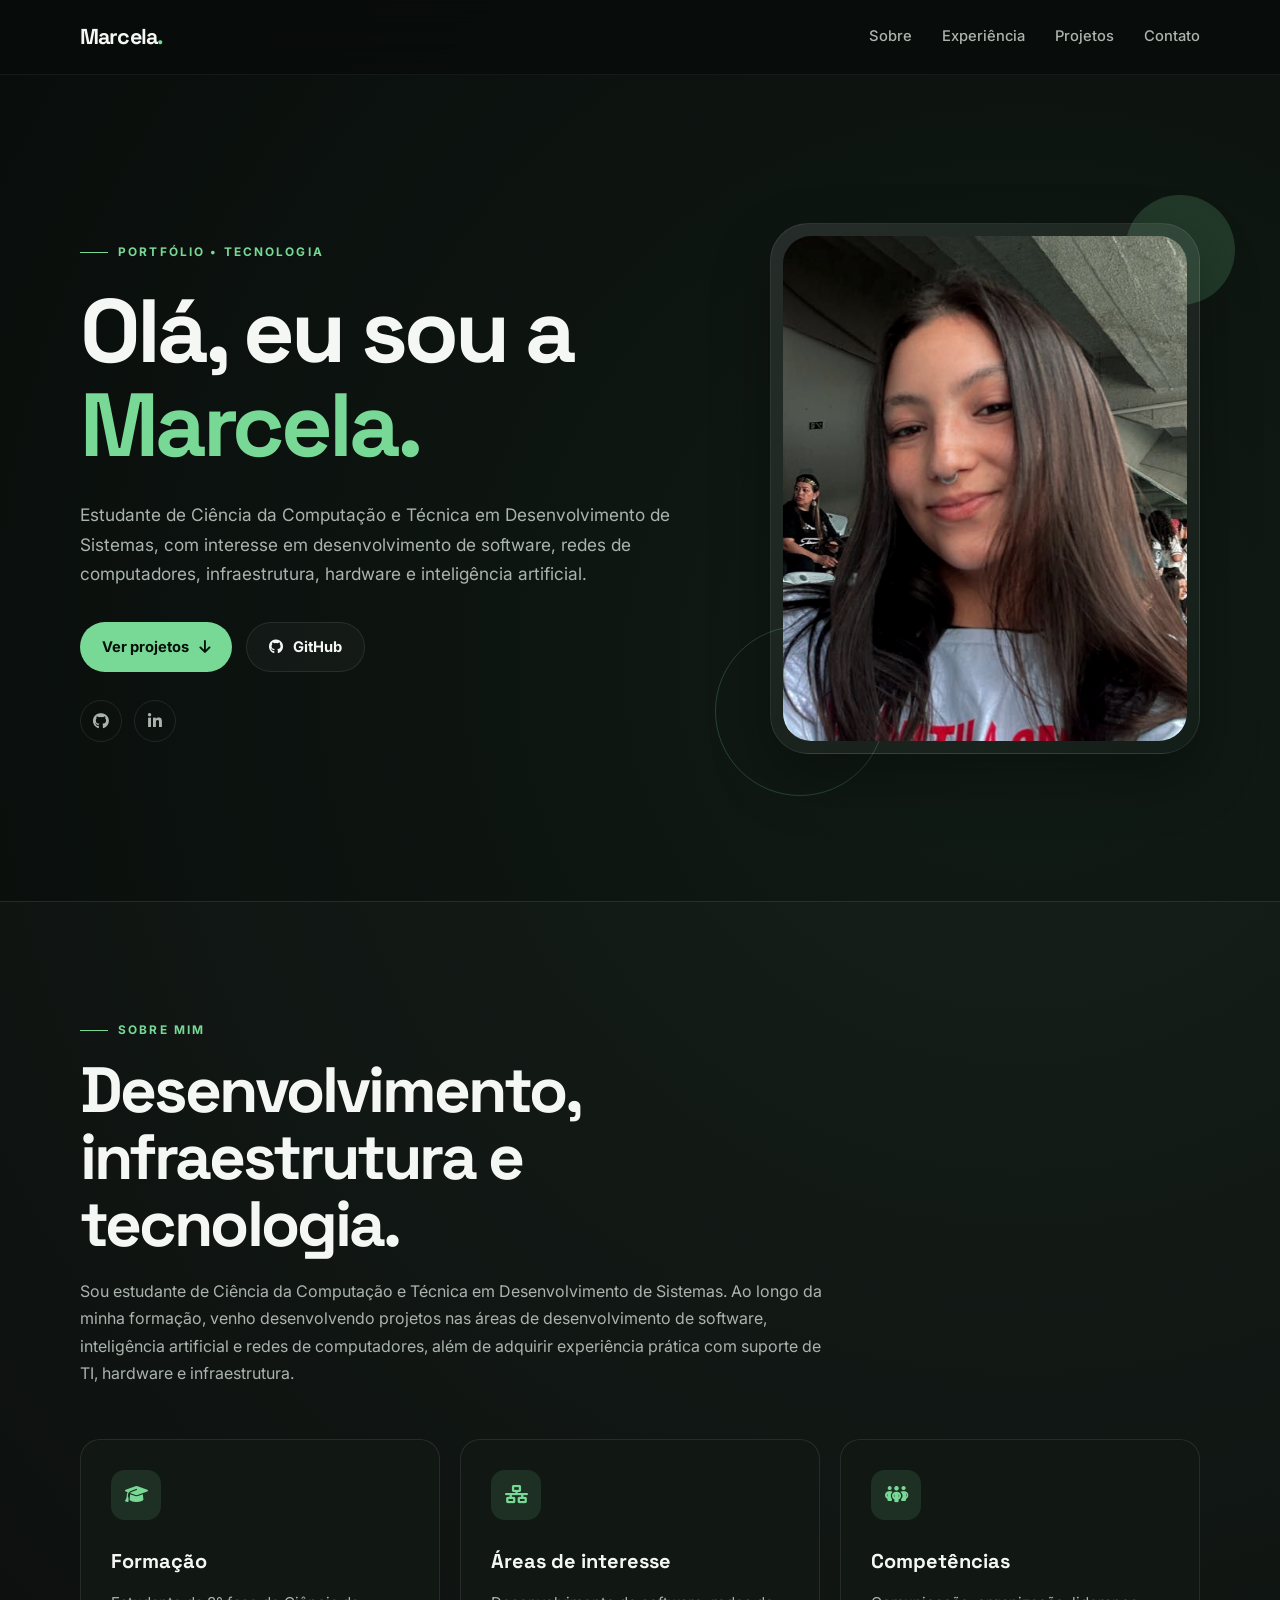
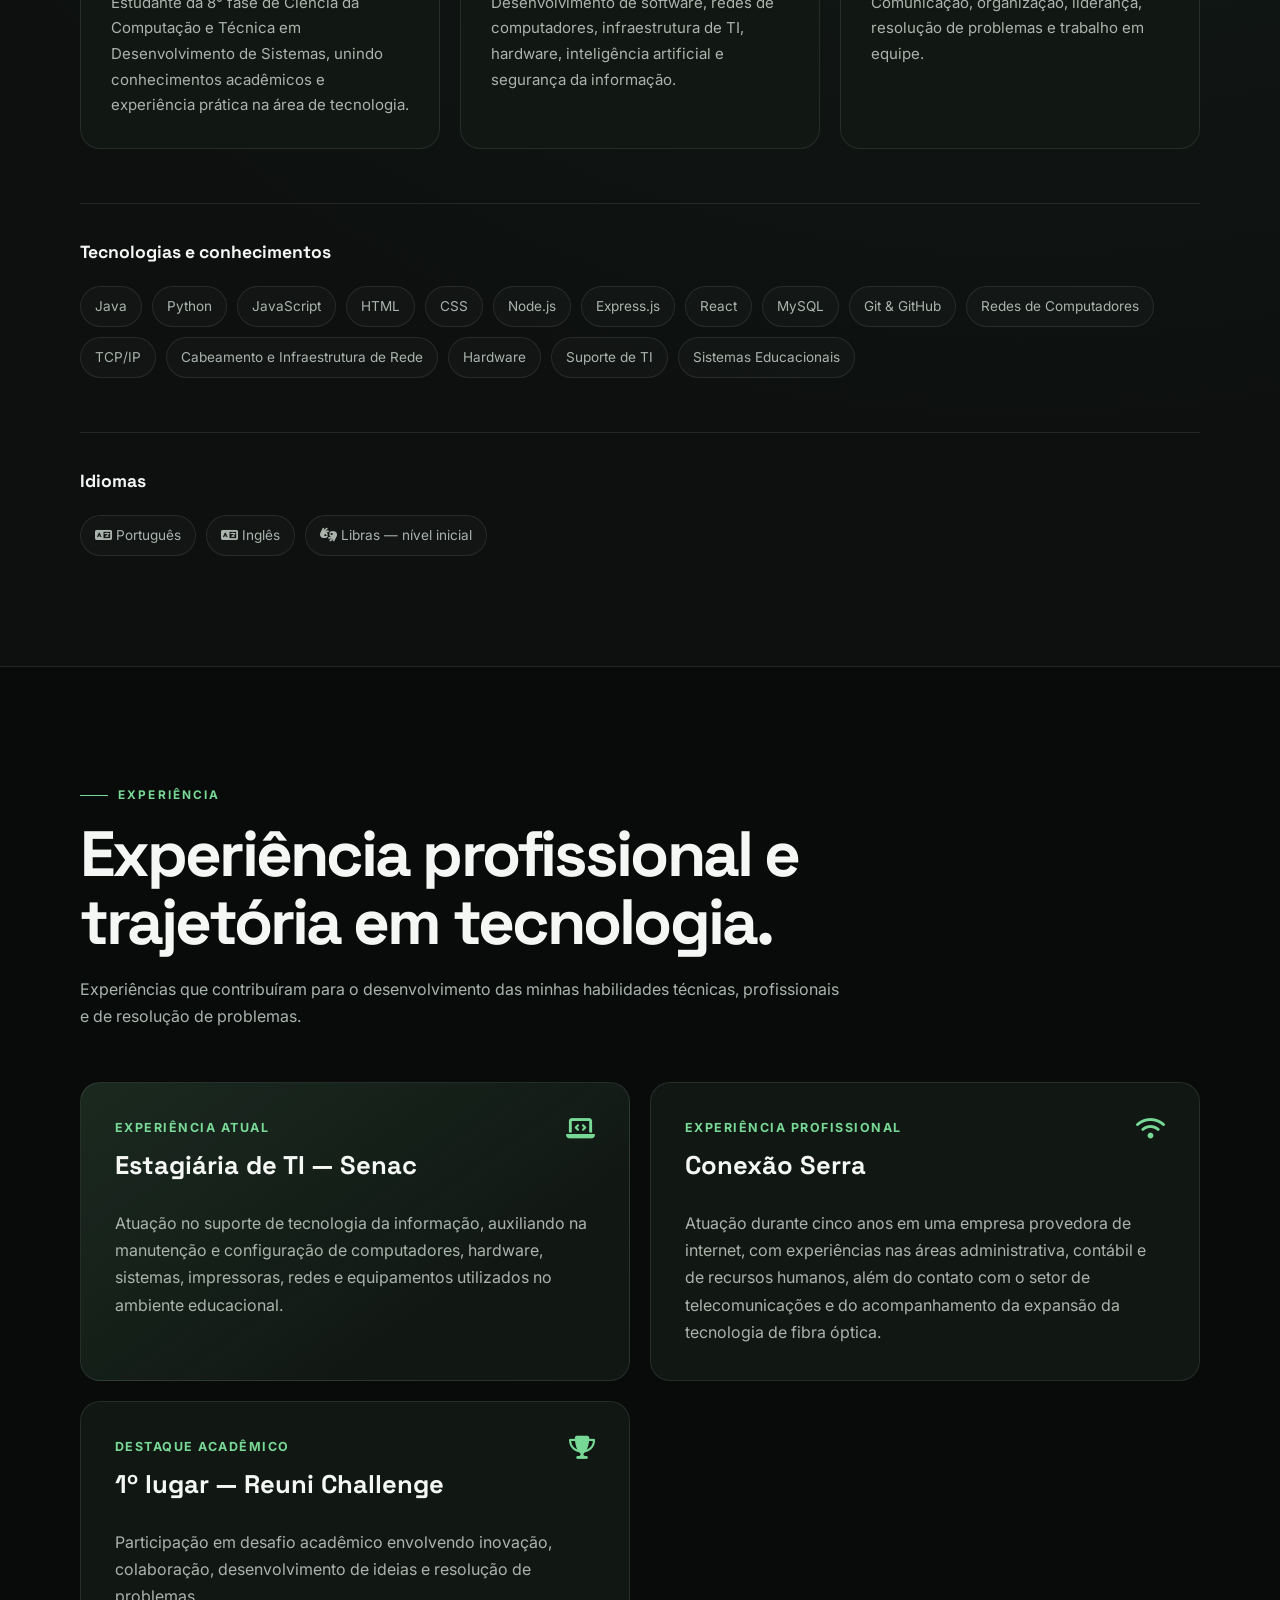
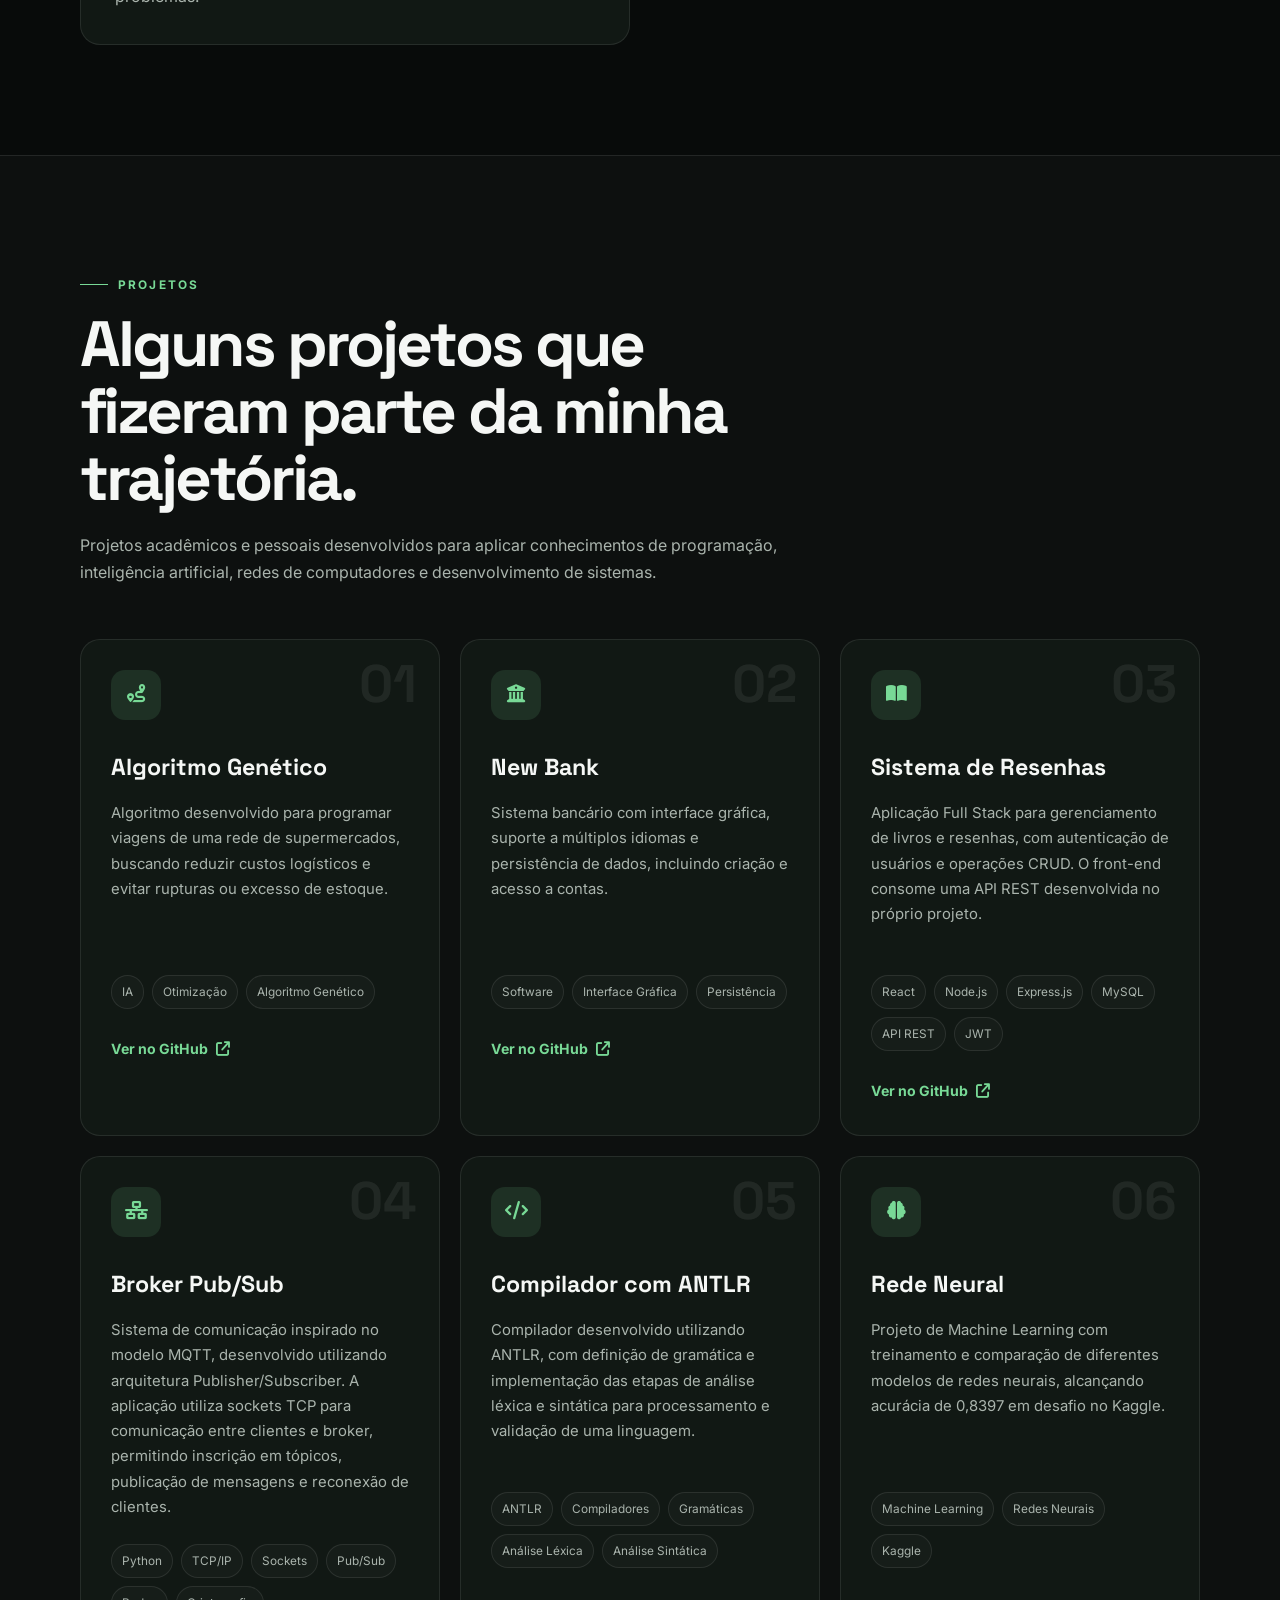
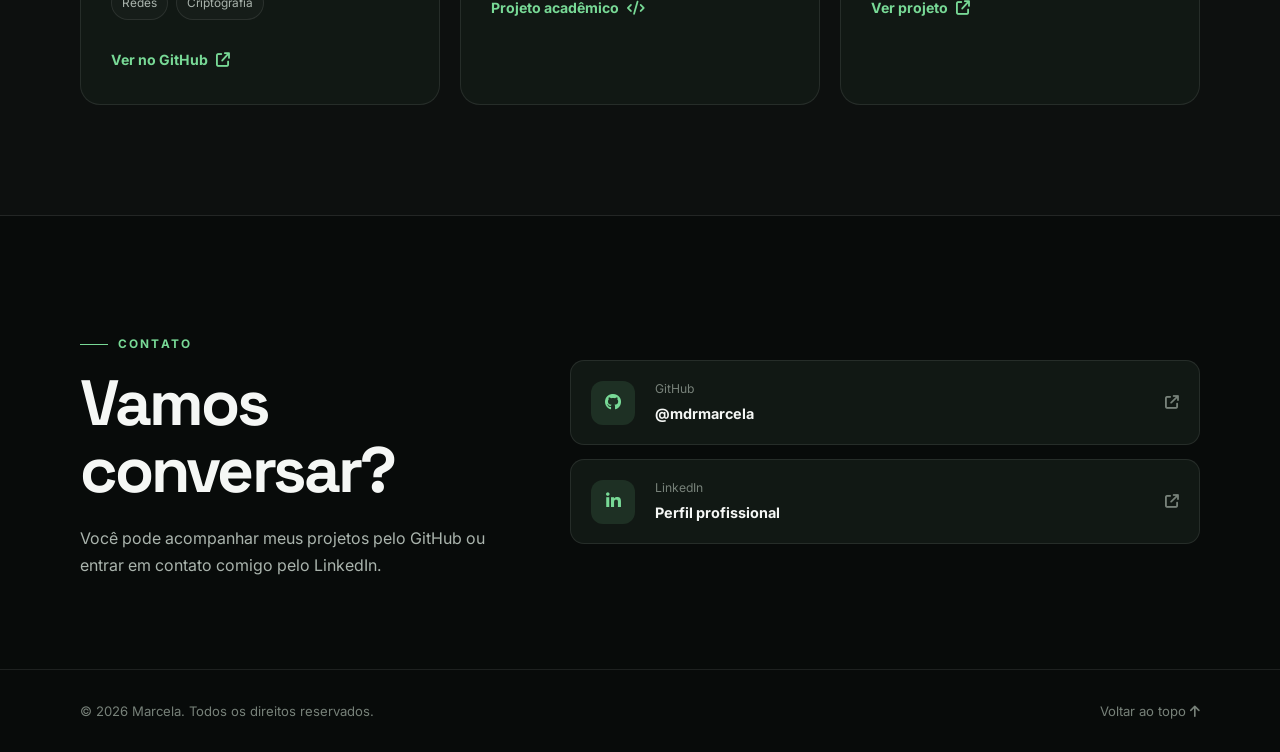
<file: index.html>
<!DOCTYPE html>
<html lang="pt-BR">

<head>
    <meta charset="UTF-8">
    <meta name="viewport" content="width=device-width, initial-scale=1.0">

    <title>Marcela | Portfólio</title>

    <meta name="description"
        content="Portfólio de Marcela, estudante de Ciência da Computação e Técnica em Desenvolvimento de Sistemas.">

    <!-- Google Fonts -->
    <link rel="preconnect" href="https://fonts.googleapis.com">
    <link rel="preconnect" href="https://fonts.gstatic.com" crossorigin>

    <link
        href="https://fonts.googleapis.com/css2?family=Inter:wght@400;500;600;700&family=Space+Grotesk:wght@500;600;700&display=swap"
        rel="stylesheet">

    <!-- Font Awesome -->
    <link rel="stylesheet" href="https://cdnjs.cloudflare.com/ajax/libs/font-awesome/6.5.2/css/all.min.css">

    <!-- CSS -->
    <link rel="stylesheet" href="style.css">
</head>

<body>

    <!-- NAVBAR -->
    <header class="site-header">

        <div class="container nav-wrapper">

            <a class="brand" href="#inicio">
                Marcela<span>.</span>
            </a>

            <button class="menu-toggle" type="button" aria-label="Abrir menu" aria-expanded="false">
                <i class="fa-solid fa-bars"></i>
            </button>

            <nav class="nav-menu">

                <a href="#sobre">Sobre</a>

                <a href="#experiencia">Experiência</a>

                <a href="#projetos">Projetos</a>

                <a href="#contato">Contato</a>

            </nav>

        </div>

    </header>


    <main>

        <!-- INÍCIO -->
        <section class="hero section" id="inicio">

            <div class="container hero-grid">

                <div class="hero-content">

                    <p class="eyebrow">
                        PORTFÓLIO • TECNOLOGIA 
                    </p>

                    <h1>
                        Olá, eu sou a
                        <span>Marcela.</span>
                    </h1>

                    <p class="hero-subtitle">
                        Estudante de Ciência da Computação e Técnica em
                        Desenvolvimento de Sistemas, com interesse em
                        desenvolvimento de software, redes de computadores,
                        infraestrutura, hardware e inteligência artificial.
                    </p>


                    <div class="hero-actions">

                        <a class="btn btn-primary" href="#projetos">

                            Ver projetos

                            <i class="fa-solid fa-arrow-down"></i>

                        </a>


                        <a class="btn btn-secondary" href="https://github.com/mdrmarcela" target="_blank">

                            <i class="fa-brands fa-github"></i>

                            GitHub

                        </a>

                    </div>


                    <div class="social-links">

                        <a href="https://github.com/mdrmarcela" target="_blank" aria-label="GitHub">

                            <i class="fa-brands fa-github"></i>

                        </a>


                        <a href="https://www.linkedin.com/in/marcela-rodrigues-480887188" target="_blank"
                            aria-label="LinkedIn">

                            <i class="fa-brands fa-linkedin-in"></i>

                        </a>

                    </div>

                </div>


                <div class="hero-image-wrapper">

                    <div class="hero-image-card">

                        <img src="imagens/foto-perfil.jpg" alt="Foto de perfil" class="hero-image">

                    </div>

                    <span class="image-decoration decoration-one"></span>

                    <span class="image-decoration decoration-two"></span>

                </div>

            </div>

        </section>



        <!-- SOBRE -->
        <section class="section section-alt" id="sobre">

            <div class="container">

                <div class="section-heading">

                    <p class="section-label">
                        SOBRE MIM
                    </p>

                    <h2>
                        Desenvolvimento, infraestrutura e tecnologia.
                    </h2>

                    <p>
                        Sou estudante de Ciência da Computação e Técnica em
                        Desenvolvimento de Sistemas. Ao longo da minha formação,
                        venho desenvolvendo projetos nas áreas de desenvolvimento
                        de software, inteligência artificial e redes de computadores,
                        além de adquirir experiência prática com suporte de TI,
                        hardware e infraestrutura.
                    </p>

                </div>


                <div class="about-grid">


                    <!-- FORMAÇÃO -->
                    <article class="info-card">

                        <div class="card-icon">
                            <i class="fa-solid fa-graduation-cap"></i>
                        </div>

                        <h3>Formação</h3>

                        <p>
                            Estudante da 8° fase de Ciência da Computação e Técnica em
                            Desenvolvimento de Sistemas, unindo conhecimentos
                            acadêmicos e experiência prática na área de tecnologia.
                        </p>

                    </article>


                    <!-- ÁREAS DE INTERESSE -->
                    <article class="info-card">

                        <div class="card-icon">
                            <i class="fa-solid fa-network-wired"></i>
                        </div>

                        <h3>Áreas de interesse</h3>

                        <p>
                            Desenvolvimento de software, redes de computadores,
                            infraestrutura de TI, hardware, inteligência artificial
                            e segurança da informação.
                        </p>

                    </article>


                    <!-- COMPETÊNCIAS -->
                    <article class="info-card">

                        <div class="card-icon">
                            <i class="fa-solid fa-people-group"></i>
                        </div>

                        <h3>Competências</h3>

                        <p>
                            Comunicação, organização, liderança, resolução de
                            problemas e trabalho em equipe.
                        </p>

                    </article>

                </div>


                <!-- TECNOLOGIAS -->
                <div class="skills-block">

                    <h3>
                        Tecnologias e conhecimentos
                    </h3>

                    <div class="skills-list">

                        <span>Java</span>

                        <span>Python</span>

                        <span>JavaScript</span>

                        <span>HTML</span>

                        <span>CSS</span>

                        <span>Node.js</span>

                        <span>Express.js</span>

                        <span>React</span>

                        <span>MySQL</span>

                        <span>Git & GitHub</span>

                        <span>Redes de Computadores</span>

                        <span>TCP/IP</span>

                        <span>Cabeamento e Infraestrutura de Rede</span>

                        <span>Hardware</span>

                        <span>Suporte de TI</span>

                        <span>Sistemas Educacionais</span>

                    </div>

                </div>


                <!-- IDIOMAS -->
                <div class="skills-block">

                    <h3>
                        Idiomas
                    </h3>

                    <div class="skills-list">

                        <span>
                            <i class="fa-solid fa-language"></i>
                            Português
                        </span>

                        <span>
                            <i class="fa-solid fa-language"></i>
                            Inglês
                        </span>

                        <span>
                            <i class="fa-solid fa-hands-asl-interpreting"></i>
                            Libras — nível inicial
                        </span>

                    </div>

                </div>

            </div>

        </section>


        <!-- EXPERIÊNCIA -->
        <section class="section" id="experiencia">

            <div class="container">


                <div class="section-heading">

                    <p class="section-label">
                        EXPERIÊNCIA
                    </p>

                    <h2>
                        Experiência profissional e trajetória em tecnologia.
                    </h2>

                    <p>
                        Experiências que contribuíram para o desenvolvimento
                        das minhas habilidades técnicas, profissionais e de
                        resolução de problemas.
                    </p>

                </div>


                <div class="experience-grid">


                    <!-- SENAC -->
                    <article class="experience-card highlight-card">

                        <div class="experience-top">

                            <div>

                                <p class="experience-type">
                                    Experiência atual
                                </p>

                                <h3>
                                    Estagiária de TI — Senac
                                </h3>

                            </div>

                            <i class="fa-solid fa-laptop-code"></i>

                        </div>

                        <p>
                            Atuação no suporte de tecnologia da informação,
                            auxiliando na manutenção e configuração de computadores,
                            hardware, sistemas, impressoras, redes e equipamentos
                            utilizados no ambiente educacional.
                        </p>

                    </article>


                    <!-- CONEXÃO SERRA -->
                    <article class="experience-card">

                        <div class="experience-top">

                            <div>

                                <p class="experience-type">
                                    Experiência profissional
                                </p>

                                <h3>
                                    Conexão Serra
                                </h3>

                            </div>

                            <i class="fa-solid fa-wifi"></i>

                        </div>

                        <p>
                            Atuação durante cinco anos em uma empresa provedora
                            de internet, com experiências nas áreas administrativa,
                            contábil e de recursos humanos, além do contato com
                            o setor de telecomunicações e do acompanhamento da
                            expansão da tecnologia de fibra óptica.
                        </p>

                    </article>


                    <!-- REUNI -->
                    <article class="experience-card">

                        <div class="experience-top">

                            <div>

                                <p class="experience-type">
                                    Destaque acadêmico
                                </p>

                                <h3>
                                    1º lugar — Reuni Challenge
                                </h3>

                            </div>

                            <i class="fa-solid fa-trophy"></i>

                        </div>

                        <p>
                            Participação em desafio acadêmico envolvendo inovação,
                            colaboração, desenvolvimento de ideias e resolução
                            de problemas.
                        </p>

                    </article>


                </div>

            </div>

        </section>


        <!-- PROJETOS -->
        <section class="section section-alt" id="projetos">

            <div class="container">


                <div class="section-heading">

                    <p class="section-label">
                        PROJETOS
                    </p>

                    <h2>
                        Alguns projetos que fizeram parte da minha trajetória.
                    </h2>

                    <p>
                        Projetos acadêmicos e pessoais desenvolvidos
                        para aplicar conhecimentos de programação,
                        inteligência artificial, redes de computadores e desenvolvimento
                        de sistemas.
                    </p>

                </div>



                <div class="projects-grid">


                    <!-- PROJETO 1 -->
                    <article class="project-card">

                        <div class="project-icon">

                            <i class="fa-solid fa-route"></i>

                        </div>

                        <div class="project-number">
                            01
                        </div>

                        <h3>
                            Algoritmo Genético
                        </h3>

                        <p>
                            Algoritmo desenvolvido para programar viagens
                            de uma rede de supermercados, buscando reduzir
                            custos logísticos e evitar rupturas ou excesso
                            de estoque.
                        </p>


                        <div class="project-tags">

                            <span>IA</span>

                            <span>Otimização</span>

                            <span>Algoritmo Genético</span>

                        </div>


                        <a class="project-link" href="https://github.com/mdrmarcela/AlgoritmoGenetico/tree/main"
                            target="_blank">

                            Ver no GitHub

                            <i class="fa-solid fa-arrow-up-right-from-square"></i>

                        </a>

                    </article>



                    <!-- PROJETO 2 -->
                    <article class="project-card">

                        <div class="project-icon">

                            <i class="fa-solid fa-building-columns"></i>

                        </div>

                        <div class="project-number">
                            02
                        </div>

                        <h3>
                            New Bank
                        </h3>

                        <p>
                            Sistema bancário com interface gráfica,
                            suporte a múltiplos idiomas e persistência
                            de dados, incluindo criação e acesso a contas.
                        </p>


                        <div class="project-tags">

                            <span>Software</span>

                            <span>Interface Gráfica</span>

                            <span>Persistência</span>

                        </div>


                        <a class="project-link" href="https://github.com/mdrmarcela/NewBank" target="_blank">

                            Ver no GitHub

                            <i class="fa-solid fa-arrow-up-right-from-square"></i>

                        </a>

                    </article>
                    <!-- PROJETO 3 -->
                    <article class="project-card">

                        <div class="project-icon">
                            <i class="fa-solid fa-book-open"></i>
                        </div>

                        <div class="project-number">
                            03
                        </div>

                        <h3>
                            Sistema de Resenhas
                        </h3>

                        <p>
                            Aplicação Full Stack para gerenciamento de livros e resenhas,
                            com autenticação de usuários e operações CRUD. O front-end
                            consome uma API REST desenvolvida no próprio projeto.
                        </p>


                        <div class="project-tags">

                            <span>React</span>

                            <span>Node.js</span>

                            <span>Express.js</span>

                            <span>MySQL</span>

                            <span>API REST</span>

                            <span>JWT</span>

                        </div>


                        <a class="project-link" href="https://github.com/mdrmarcela/sistema_resenhas" target="_blank">

                            Ver no GitHub

                            <i class="fa-solid fa-arrow-up-right-from-square"></i>

                        </a>

                    </article>

                    <!-- PROJETO 4 -->
                    <article class="project-card">

                        <div class="project-icon">
                            <i class="fa-solid fa-network-wired"></i>
                        </div>

                        <div class="project-number">
                            04
                        </div>

                        <h3>
                            Broker Pub/Sub
                        </h3>

                        <p>
                            Sistema de comunicação inspirado no modelo MQTT,
                            desenvolvido utilizando arquitetura Publisher/Subscriber.
                            A aplicação utiliza sockets TCP para comunicação entre
                            clientes e broker, permitindo inscrição em tópicos,
                            publicação de mensagens e reconexão de clientes.
                        </p>


                        <div class="project-tags">

                            <span>Python</span>

                            <span>TCP/IP</span>

                            <span>Sockets</span>

                            <span>Pub/Sub</span>

                            <span>Redes</span>

                            <span>Criptografia</span>

                        </div>


                        <a class="project-link" href="https://github.com/mdrmarcela/SISTEMA-MQTT-MARCELA"
                            target="_blank" rel="noopener noreferrer">

                            Ver no GitHub

                            <i class="fa-solid fa-arrow-up-right-from-square"></i>

                        </a>

                    </article>

                    <!-- PROJETO 5 -->
                    <article class="project-card">

                        <div class="project-icon">
                            <i class="fa-solid fa-code"></i>
                        </div>

                        <div class="project-number">
                            05
                        </div>

                        <h3>
                            Compilador com ANTLR
                        </h3>

                        <p>
                            Compilador desenvolvido utilizando ANTLR, com definição de gramática
                            e implementação das etapas de análise léxica e sintática para
                            processamento e validação de uma linguagem.
                        </p>

                        <div class="project-tags">

                            <span>ANTLR</span>

                            <span>Compiladores</span>

                            <span>Gramáticas</span>

                            <span>Análise Léxica</span>

                            <span>Análise Sintática</span>

                        </div>

                        <span class="project-link">

                            Projeto acadêmico

                            <i class="fa-solid fa-code"></i>

                        </span>

                    </article>


                    <!-- PROJETO 6 -->
                    <article class="project-card">

                        <div class="project-icon">

                            <i class="fa-solid fa-brain"></i>

                        </div>

                        <div class="project-number">
                            06
                        </div>

                        <h3>
                            Rede Neural
                        </h3>

                        <p>
                            Projeto de Machine Learning com treinamento
                            e comparação de diferentes modelos de redes
                            neurais, alcançando acurácia de 0,8397 em
                            desafio no Kaggle.
                        </p>


                        <div class="project-tags">

                            <span>Machine Learning</span>

                            <span>Redes Neurais</span>

                            <span>Kaggle</span>

                        </div>


                        <a class="project-link"
                            href="https://colab.research.google.com/drive/11MlsDLs9abx_X651lpW03s3QOFmszO3m"
                            target="_blank">

                            Ver projeto

                            <i class="fa-solid fa-arrow-up-right-from-square"></i>

                        </a>

                    </article>


                </div>

            </div>

        </section>



        <!-- CONTATO -->
        <section class="section contact-section" id="contato">

            <div class="container contact-wrapper">


                <div>

                    <p class="section-label">
                        CONTATO
                    </p>

                    <h2>
                        Vamos conversar?
                    </h2>

                    <p>
                        Você pode acompanhar meus projetos pelo GitHub
                        ou entrar em contato comigo pelo LinkedIn.
                    </p>

                </div>



                <div class="contact-actions">


                    <!-- GITHUB -->
                    <a class="contact-card" href="https://github.com/mdrmarcela" target="_blank">

                        <i class="fa-brands fa-github"></i>

                        <div>

                            <span>
                                GitHub
                            </span>

                            <strong>
                                @mdrmarcela
                            </strong>

                        </div>

                        <i class="fa-solid fa-arrow-up-right-from-square"></i>

                    </a>



                    <!-- LINKEDIN -->
                    <a class="contact-card" href="https://www.linkedin.com/in/marcela-rodrigues-480887188"
                        target="_blank">

                        <i class="fa-brands fa-linkedin-in"></i>

                        <div>

                            <span>
                                LinkedIn
                            </span>

                            <strong>
                                Perfil profissional
                            </strong>

                        </div>

                        <i class="fa-solid fa-arrow-up-right-from-square"></i>

                    </a>


                </div>

            </div>

        </section>


    </main>



    <!-- RODAPÉ -->
    <footer class="site-footer">

        <div class="container footer-content">

            <p>
                © <span id="year"></span> Marcela.
                Todos os direitos reservados.
            </p>

            <a href="#inicio">

                Voltar ao topo

                <i class="fa-solid fa-arrow-up"></i>

            </a>

        </div>

    </footer>



    <!-- JAVASCRIPT -->
    <script>

        const menuButton =
            document.querySelector(".menu-toggle");

        const menu =
            document.querySelector(".nav-menu");


        menuButton.addEventListener("click", () => {

            const isOpen =
                menu.classList.toggle("open");

            menuButton.setAttribute(
                "aria-expanded",
                isOpen
            );


            menuButton.innerHTML =
                isOpen
                    ? '<i class="fa-solid fa-xmark"></i>'
                    : '<i class="fa-solid fa-bars"></i>';

        });



        document
            .querySelectorAll(".nav-menu a")
            .forEach((link) => {

                link.addEventListener("click", () => {

                    menu.classList.remove("open");

                    menuButton.setAttribute(
                        "aria-expanded",
                        "false"
                    );

                    menuButton.innerHTML =
                        '<i class="fa-solid fa-bars"></i>';

                });

            });



        document.getElementById("year").textContent =
            new Date().getFullYear();

    </script>


</body>

</html>
</file>
<file: style.css>
:root {

    --bg: #080b0a;

    --bg-soft: #0e1310;

    --surface: #111814;

    --surface-hover: #151f19;

    --border: rgba(255, 255, 255, 0.09);


    --text: #f5f7f5;

    --text-soft: #aab4ad;

    --text-muted: #778179;


    --accent: #78d996;

    --accent-strong: #4fc879;

    --accent-soft: rgba(120, 217, 150, 0.12);


    --shadow:
        0 24px 60px rgba(0, 0, 0, 0.28);


    --radius-lg: 28px;

    --radius-md: 20px;

    --radius-sm: 14px;


    --container: 1120px;

}



* {

    margin: 0;

    padding: 0;

    box-sizing: border-box;

}



html {

    scroll-behavior: smooth;

    scroll-padding-top: 90px;

}



body {

    min-height: 100vh;

    font-family: "Inter", sans-serif;

    background:
        radial-gradient(
            circle at 80% 12%,
            rgba(120, 217, 150, 0.08),
            transparent 28%
        ),
        var(--bg);

    color: var(--text);

    line-height: 1.7;

}



::selection {

    background: var(--accent);

    color: #071009;

}



a {

    color: inherit;

    text-decoration: none;

}



img {

    max-width: 100%;

    display: block;

}



.container {

    width: min(
        calc(100% - 40px),
        var(--container)
    );

    margin-inline: auto;

}



.section {

    padding: 110px 0;

}



.section-alt {

    background:
        rgba(255, 255, 255, 0.018);

    border-top:
        1px solid var(--border);

    border-bottom:
        1px solid var(--border);

}


/* =========================
   NAVBAR
========================= */


.site-header {

    position: sticky;

    top: 0;

    z-index: 1000;


    background:
        rgba(8, 11, 10, 0.82);


    backdrop-filter: blur(18px);


    border-bottom:
        1px solid rgba(255, 255, 255, 0.06);

}



.nav-wrapper {

    min-height: 74px;

    display: flex;

    align-items: center;

    justify-content: space-between;

}



.brand {

    font-family:
        "Space Grotesk",
        sans-serif;

    font-size: 1.35rem;

    font-weight: 700;

    letter-spacing: -0.04em;

}



.brand span {

    color: var(--accent);

}



.nav-menu {

    display: flex;

    align-items: center;

    gap: 30px;

}



.nav-menu a {

    color: var(--text-soft);

    font-size: 0.92rem;

    font-weight: 500;

    transition: 0.25s ease;

}



.nav-menu a:hover {

    color: var(--accent);

}



.menu-toggle {

    display: none;

    background: transparent;

    border: none;

    color: var(--text);

    font-size: 1.35rem;

    cursor: pointer;

}



/* =========================
   HOME
========================= */


.hero {

    min-height:
        calc(100vh - 74px);

    display: flex;

    align-items: center;

}



.hero-grid {

    display: grid;

    grid-template-columns:
        1.15fr 0.85fr;

    align-items: center;

    gap: 80px;

}



.eyebrow,
.section-label {

    display: inline-flex;

    align-items: center;

    gap: 10px;


    color: var(--accent);


    font-size: 0.74rem;

    font-weight: 700;

    letter-spacing: 0.18em;

}



.eyebrow::before,
.section-label::before {

    content: "";

    width: 28px;

    height: 1px;

    background: var(--accent);

}



.hero h1,
.section-heading h2,
.contact-wrapper h2 {

    font-family:
        "Space Grotesk",
        sans-serif;

    letter-spacing: -0.045em;

    line-height: 1.05;

}



.hero h1 {

    max-width: 760px;

    margin-top: 22px;


    font-size:
        clamp(
            3.2rem,
            7vw,
            6.8rem
        );

}



.hero h1 span {

    color: var(--accent);

}



.hero-subtitle {

    max-width: 660px;

    margin-top: 28px;


    color: var(--text-soft);

    font-size: 1.08rem;

}



/* BOTÕES */

.hero-actions {

    display: flex;

    flex-wrap: wrap;

    gap: 14px;

    margin-top: 34px;

}



.btn {

    min-height: 50px;


    display: inline-flex;

    align-items: center;

    justify-content: center;

    gap: 10px;


    padding: 0 22px;


    border-radius: 999px;


    font-size: 0.92rem;

    font-weight: 700;


    transition: 0.25s ease;

}



.btn-primary {

    background: var(--accent);

    color: #071009;

}



.btn-primary:hover {

    transform:
        translateY(-2px);

    background:
        var(--accent-strong);

}



.btn-secondary {

    border:
        1px solid var(--border);


    background:
        rgba(255, 255, 255, 0.03);


    color:
        var(--text);

}



.btn-secondary:hover {

    border-color:
        rgba(120, 217, 150, 0.4);


    background:
        var(--accent-soft);


    transform:
        translateY(-2px);

}



/* REDES SOCIAIS */

.social-links {

    display: flex;

    gap: 12px;

    margin-top: 28px;

}



.social-links a {

    width: 42px;

    height: 42px;


    display: grid;

    place-items: center;


    border:
        1px solid var(--border);


    border-radius: 50%;


    color:
        var(--text-soft);


    transition:
        0.25s ease;

}



.social-links a:hover {

    color:
        var(--accent);


    border-color:
        var(--accent);


    transform:
        translateY(-3px);

}



/* FOTO */

.hero-image-wrapper {

    position: relative;


    width:
        min(100%, 430px);


    justify-self: end;

}



.hero-image-card {

    position: relative;

    z-index: 2;


    padding: 12px;


    background:
        linear-gradient(
            145deg,
            rgba(255,255,255,0.10),
            rgba(255,255,255,0.02)
        );


    border:
        1px solid var(--border);


    border-radius: 38px;


    box-shadow:
        var(--shadow);

}



.hero-image {

    width: 100%;


    aspect-ratio:
        4 / 5;


    object-fit: cover;


    border-radius: 28px;


    filter:
        saturate(0.88)
        contrast(1.03);

}



.image-decoration {

    position: absolute;

    border-radius: 50%;

}



.decoration-one {

    width: 110px;

    height: 110px;


    top: -28px;

    right: -35px;


    background:
        rgba(120, 217, 150, 0.18);

}



.decoration-two {

    width: 170px;

    height: 170px;


    bottom: -42px;

    left: -55px;


    border:
        1px solid
        rgba(120, 217, 150, 0.23);

}



/* =========================
   TÍTULOS
========================= */


.section-heading {

    max-width: 760px;

    margin-bottom: 52px;

}



.section-heading h2,
.contact-wrapper h2 {

    margin-top: 16px;


    font-size:
        clamp(
            2.2rem,
            5vw,
            4rem
        );

}



.section-heading > p:last-child {

    margin-top: 20px;

    color:
        var(--text-soft);

}



/* =========================
   SOBRE
========================= */


.about-grid {

    display: grid;

    grid-template-columns:
        repeat(3, 1fr);

    gap: 20px;

}



.info-card,
.experience-card,
.project-card {

    position: relative;


    background:
        var(--surface);


    border:
        1px solid var(--border);


    border-radius:
        var(--radius-md);


    transition:
        0.3s ease;

}



.info-card:hover,
.experience-card:hover,
.project-card:hover {

    transform:
        translateY(-5px);


    border-color:
        rgba(120, 217, 150, 0.28);


    background:
        var(--surface-hover);

}



.info-card {

    padding: 30px;

}



.card-icon,
.project-icon {

    width: 50px;

    height: 50px;


    display: grid;

    place-items: center;


    border-radius: 14px;


    background:
        var(--accent-soft);


    color:
        var(--accent);


    font-size: 1.15rem;

}



.info-card h3 {

    margin-top: 24px;


    font-family:
        "Space Grotesk",
        sans-serif;


    font-size: 1.25rem;

}



.info-card p {

    margin-top: 12px;


    color:
        var(--text-soft);


    font-size: 0.94rem;

}



/* TECNOLOGIAS */

.skills-block {

    margin-top: 54px;

    padding-top: 34px;


    border-top:
        1px solid var(--border);

}



.skills-block h3 {

    font-family:
        "Space Grotesk",
        sans-serif;


    font-size: 1.1rem;

}



.skills-list {

    display: flex;

    flex-wrap: wrap;

    gap: 10px;

    margin-top: 18px;

}



.skills-list span,
.project-tags span {

    border:
        1px solid var(--border);


    background:
        rgba(255, 255, 255, 0.025);


    color:
        var(--text-soft);


    border-radius:
        999px;

}



.skills-list span {

    padding:
        8px 14px;


    font-size:
        0.85rem;

}



/* =========================
   EXPERIÊNCIA
========================= */


.experience-grid {

    display: grid;

    grid-template-columns:
        1fr 1fr;

    gap: 20px;

}



.experience-card {

    padding: 34px;

}



.experience-top {

    display: flex;

    align-items:
        flex-start;

    justify-content:
        space-between;

    gap: 20px;

}



.experience-top > i {

    color:
        var(--accent);


    font-size:
        1.45rem;

}



.experience-type {

    margin-bottom:
        6px;


    color:
        var(--accent);


    font-size:
        0.78rem;


    font-weight:
        700;


    text-transform:
        uppercase;


    letter-spacing:
        0.12em;

}



.experience-card h3 {

    font-family:
        "Space Grotesk",
        sans-serif;


    font-size:
        1.6rem;

}



.experience-card > p {

    margin-top: 22px;


    color:
        var(--text-soft);

}



.highlight-card {

    background:
        linear-gradient(
            145deg,
            rgba(120, 217, 150, 0.09),
            transparent 70%
        ),
        var(--surface);

}



/* =========================
   PROJETOS
========================= */


.projects-grid {

    display: grid;

    grid-template-columns:
        repeat(3, 1fr);

    gap: 20px;

}



.project-card {

    min-height: 100%;

    padding: 30px;

    overflow: hidden;

}



.project-number {

    position: absolute;


    top: 18px;

    right: 22px;


    color:
        rgba(255, 255, 255, 0.07);


    font-family:
        "Space Grotesk",
        sans-serif;


    font-size:
        3.3rem;


    font-weight:
        700;


    line-height:
        1;

}



.project-card h3 {

    margin-top:
        28px;


    font-family:
        "Space Grotesk",
        sans-serif;


    font-size:
        1.45rem;

}



.project-card > p {

    min-height:
        150px;


    margin-top:
        14px;


    color:
        var(--text-soft);


    font-size:
        0.93rem;

}



.project-tags {

    display:
        flex;


    flex-wrap:
        wrap;


    gap:
        8px;


    margin-top:
        24px;

}



.project-tags span {

    padding:
        6px 10px;


    font-size:
        0.74rem;

}



.project-link {

    display:
        inline-flex;


    align-items:
        center;


    gap:
        8px;


    margin-top:
        28px;


    color:
        var(--accent);


    font-size:
        0.88rem;


    font-weight:
        700;

}



.project-link:hover {

    gap:
        12px;

}



/* =========================
   CONTATO
========================= */


.contact-section {

    padding-bottom:
        90px;

}



.contact-wrapper {

    display:
        grid;


    grid-template-columns:
        0.8fr 1.2fr;


    align-items:
        center;


    gap:
        70px;

}



.contact-wrapper
> div:first-child
> p:last-child {

    margin-top:
        20px;


    color:
        var(--text-soft);

}



.contact-actions {

    display:
        grid;


    gap:
        14px;

}



.contact-card {

    display:
        grid;


    grid-template-columns:
        48px 1fr auto;


    align-items:
        center;


    gap:
        16px;


    padding:
        18px 20px;


    border:
        1px solid var(--border);


    border-radius:
        var(--radius-sm);


    background:
        var(--surface);


    transition:
        0.25s ease;

}



.contact-card:hover {

    transform:
        translateX(5px);


    border-color:
        rgba(120, 217, 150, 0.28);

}



.contact-card
> i:first-child {

    width:
        44px;


    height:
        44px;


    display:
        grid;


    place-items:
        center;


    border-radius:
        12px;


    background:
        var(--accent-soft);


    color:
        var(--accent);


    font-size:
        1.05rem;

}



.contact-card
> i:last-child {

    color:
        var(--text-muted);


    font-size:
        0.86rem;

}



.contact-card div {

    display:
        grid;

}



.contact-card span {

    color:
        var(--text-muted);


    font-size:
        0.76rem;

}



.contact-card strong {

    margin-top:
        2px;


    font-size:
        0.9rem;

}



/* =========================
   RODAPÉ
========================= */


.site-footer {

    border-top:
        1px solid var(--border);


    color:
        var(--text-muted);

}



.footer-content {

    min-height:
        82px;


    display:
        flex;


    align-items:
        center;


    justify-content:
        space-between;


    gap:
        20px;


    font-size:
        0.82rem;

}



.footer-content a {

    transition:
        0.2s ease;

}



.footer-content a:hover {

    color:
        var(--accent);

}



/* =========================
   RESPONSIVIDADE
========================= */


@media (max-width: 900px) {

    .section {

        padding:
            90px 0;

    }


    .hero {

        padding-top:
            70px;


        padding-bottom:
            90px;

    }


    .hero-grid {

        grid-template-columns:
            1fr;


        gap:
            60px;

    }


    .hero-image-wrapper {

        width:
            min(100%, 370px);


        justify-self:
            start;

    }


    .about-grid,
    .projects-grid {

        grid-template-columns:
            1fr 1fr;

    }


    .projects-grid
    .project-card:last-child {

        grid-column:
            span 2;

    }


    .project-card > p {

        min-height:
            auto;

    }


    .contact-wrapper {

        grid-template-columns:
            1fr;


        gap:
            40px;

    }

}



@media (max-width: 700px) {

    .container {

        width:
            min(
                calc(100% - 28px),
                var(--container)
            );

    }


    .menu-toggle {

        display:
            block;

    }


    .nav-menu {

        position:
            absolute;


        top:
            74px;


        left:
            14px;


        right:
            14px;


        display:
            none;


        flex-direction:
            column;


        align-items:
            stretch;


        gap:
            4px;


        padding:
            12px;


        background:
            rgba(14, 19, 16, 0.98);


        border:
            1px solid var(--border);


        border-radius:
            16px;


        box-shadow:
            var(--shadow);

    }


    .nav-menu.open {

        display:
            flex;

    }


    .nav-menu a {

        padding:
            12px 14px;


        border-radius:
            10px;

    }


    .nav-menu a:hover {

        background:
            var(--accent-soft);

    }


    .hero h1 {

        font-size:
            clamp(
                3rem,
                15vw,
                5.2rem
            );

    }


    .hero-subtitle {

        font-size:
            1rem;

    }


    .about-grid,
    .experience-grid,
    .projects-grid {

        grid-template-columns:
            1fr;

    }


    .projects-grid
    .project-card:last-child {

        grid-column:
            auto;

    }


    .section-heading {

        margin-bottom:
            38px;

    }


    .section-heading h2,
    .contact-wrapper h2 {

        font-size:
            2.5rem;

    }


    .footer-content {

        padding:
            22px 0;


        flex-direction:
            column;


        justify-content:
            center;


        text-align:
            center;

    }

}



@media (max-width: 480px) {

    .section {

        padding:
            76px 0;

    }


    .hero-actions {

        flex-direction:
            column;

    }


    .btn {

        width:
            100%;

    }


    .hero-image-wrapper {

        width:
            90%;

    }


    .info-card,
    .experience-card,
    .project-card {

        padding:
            24px;

    }

}
</file>
